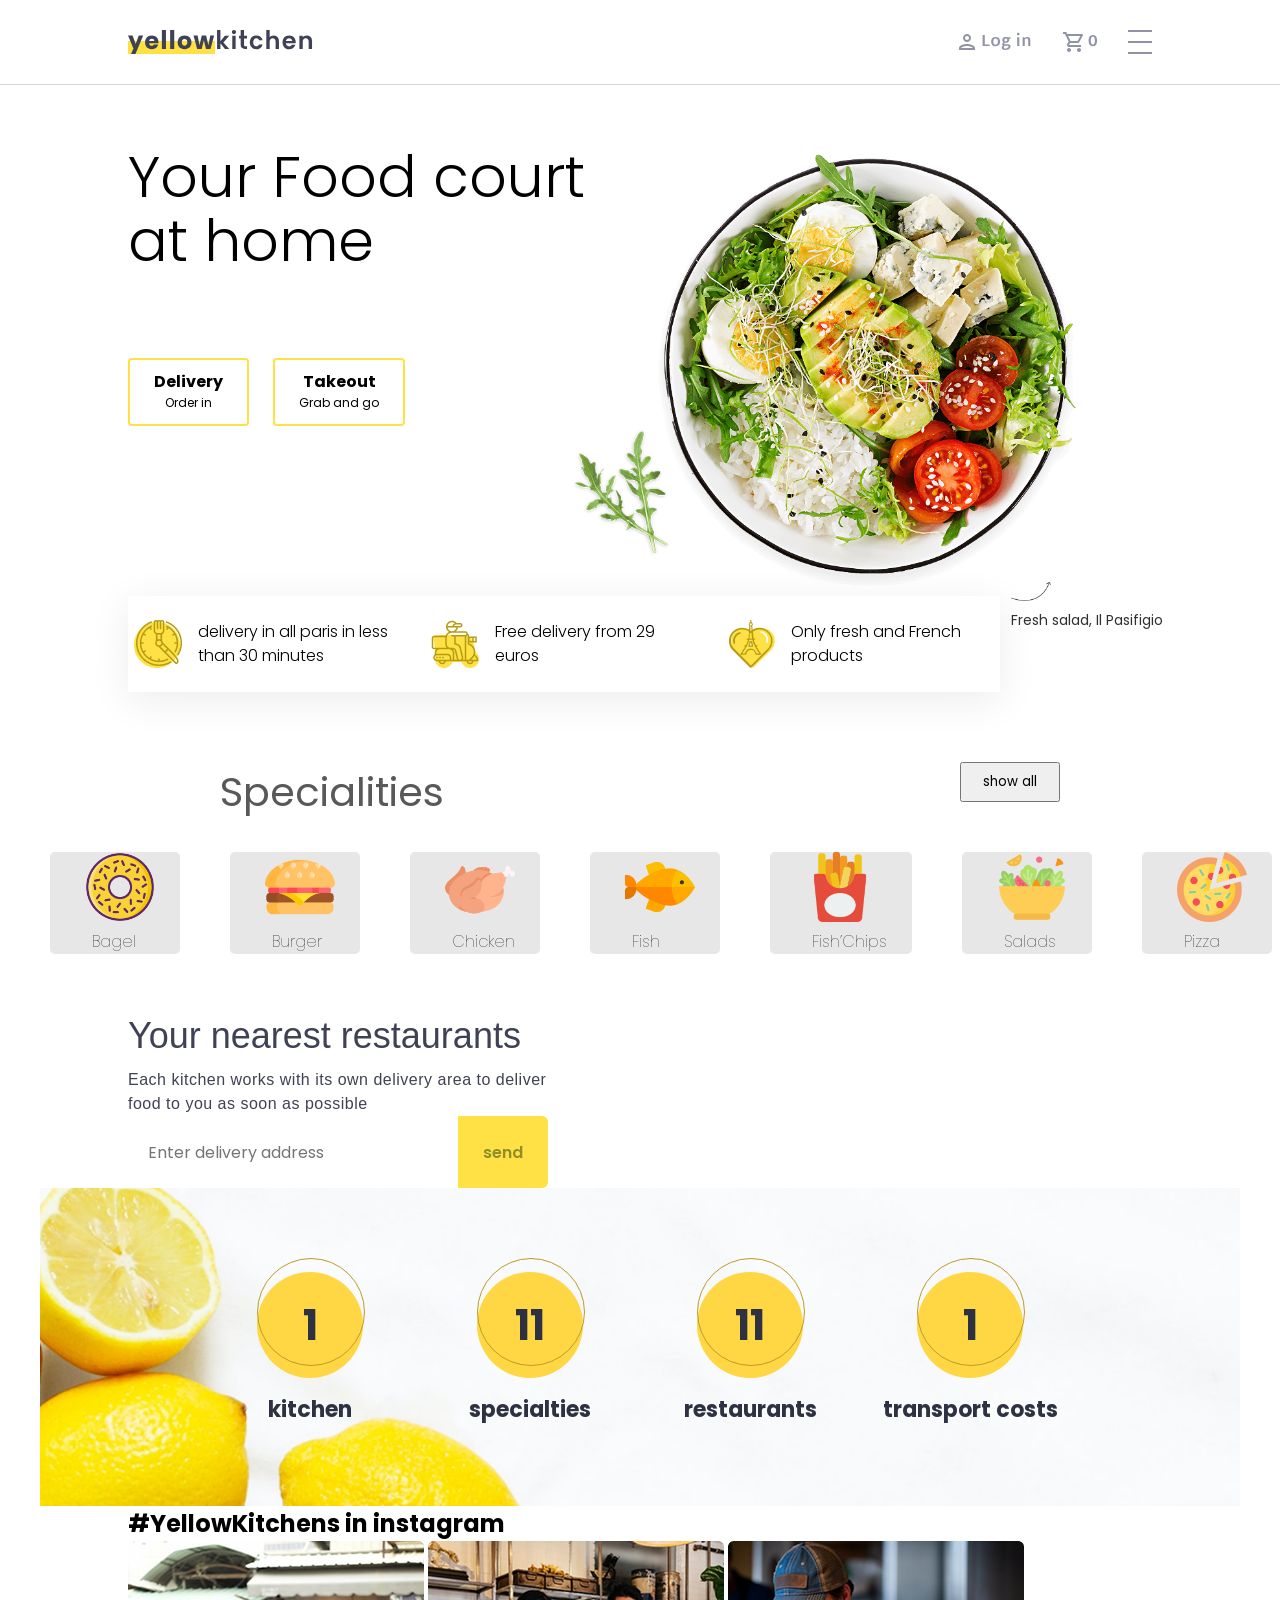
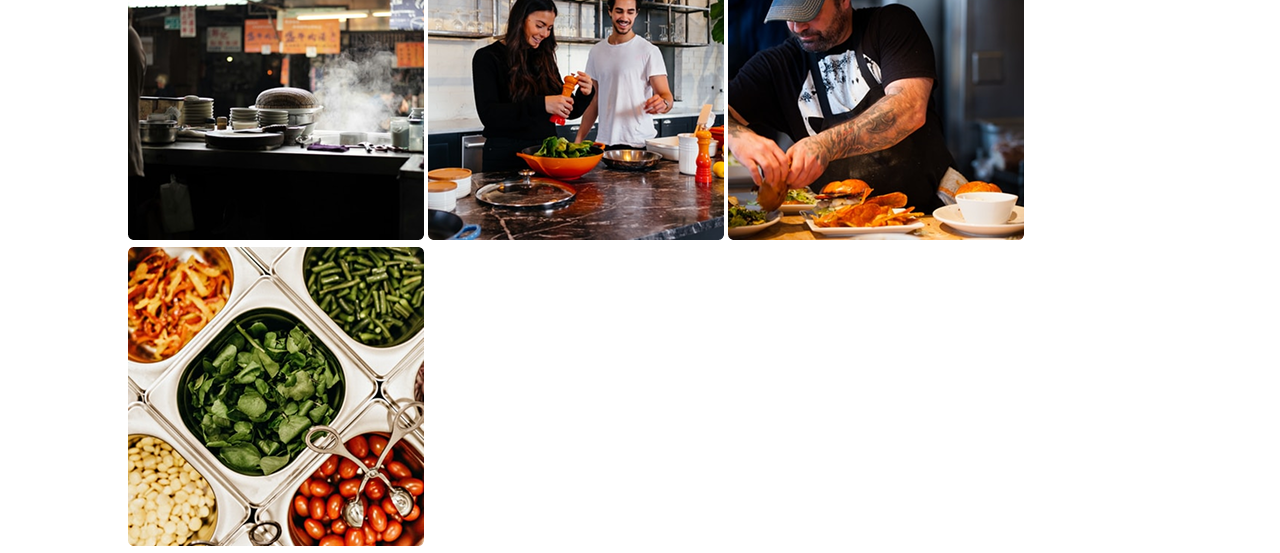
<file: index.html>
<!DOCTYPE html>
<html lang="en">
<head>
    <meta charset="UTF-8">
    <meta name="viewport" content="width=device-width, initial-scale=1.0">
    <title>Document</title>
    <link rel="stylesheet" href="./css/style.css">
    <link rel="preconnect" href="https://fonts.googleapis.com">
    <link rel="preconnect" href="https://fonts.gstatic.com" crossorigin>
    <link href="https://fonts.googleapis.com/css2?family=Poppins:ital,wght@0,100;0,200;0,300;0,400;0,500;0,600;0,700;0,800;0,900;1,100;1,200;1,300;1,400;1,500;1,600;1,700;1,800;1,900&display=swap" rel="stylesheet">
</head>
<body>
    <header class="header">
     <nav>
        <div class="container">
            <img src="./images/Logo.svg" alt="logo" class="nav_logo">
            <div class="nav_box">
                <img src="./images/log-in.svg" alt="logn" class="nav_logn">
                <img src="./images/cart.svg" alt="cart" class="nav_cart">
                <img src="./images/burger.svg" alt="menu" class="nav_burger" id="nav_burger" onclick="openMenu()">
                <img src="./images/exit.svg" alt="exit" id="nav_exit" onclick="exitMenu()">
            </div>
        </container>
     </nav>
    </header>
  <main>
     <div class="hero">
        <div class="container">
        <div class="hero-info">
            <div class="hero-card">
           <div class="hero-left">
            <h1 class="hero-title">Your Food court at home</h1>
            <div class="hero-btns">
                <button class="hero-btn">Delivery <br> <span class="hero-span">Order in</span> </button>
                <button class="hero-btn">Takeout  <br> <span class="hero-span">Grab and go</span> </button>
                
            </div>
           </div>
           <div class="hero-right">
           <img class="hero-taom" src="./images/hero_taom.png" alt="rasm  ">
            <span class="hero-spans">
                <img class="hero-flower" src="./images/hero_flower.png" alt="rasm">
                <span class="right-span"><img class="hero-arrow" src="./images/hero_arrow.png" alt="rasm"> <br> Fresh salad, Il Pasifigio</span>
            </span>
           </div>
          </div>
          <ul class="hero-list">
            <li class="hero-item">
                <img src="./images/hero_list1.png" alt="rasm">
                <p class="hero-text">delivery in all paris in less than 30 minutes</p>
            </li>
            <li class="hero-item">
                <img src="./images/hero_list2.png" alt="rasm">
                <p class="hero-text">Free delivery from 29 euros</p>
            </li>
            <li class="hero-item">
                <img src="./images/hero_list3.png" alt="rasm">
                <p class="hero-text">Only fresh and French products</p>
            </li>
            
          </ul>
     </div>
    </div>
    </div>

     <!-- Specialities part of project -->

    <div class="specialities">
        <p class="f-specialities">Specialities</p>
        <button class="btn-showall">show all</button>
    </div>

    <div class="menu">
        <div class="first-menu">
            <div class="menu-fonts">
                <img class="img-bagel" src="./images/bagel.png" alt="">
                <p class="f-bagel">Bagel</p>
            </div>
        </div>
             <div class="first-menu">
             <div class="menu-fonts">
                <img class="img-bagel" src="./images/cheeseburger.png" alt="">
                <p class="f-bagel">Burger</p>
            </div>
            </div>
         <div class="first-menu">
            <div class="menu-fonts">
                <img class="img-bagel" src="./images/roast-chicken.png" alt="">
                <p class="f-bagel">Chicken</p>
            </div>
        </div>
         <div class="first-menu">
            <div class="menu-fonts">
                <img class="img-bagel" src="./images/fish.png" alt="alt">
                <p class="f-bagel">Fish</p>
            </div>
        </div>
        <div class="first-menu">
            <div class="menu-fonts">
                <img class="img-bagel" src="./images/fries.png" alt="alt">
                <p class="f-bagel">Fish’Chips</p>
            </div>
        </div>
          <div class="first-menu">
            <div class="menu-fonts">
                <img class="img-bagel" src="./images/salad.png" alt="alt">
                <p class="f-bagel">Salads</p>
            </div>
        </div>
          <div class="first-menu">
            <div class="menu-fonts">
                <img class="img-bagel" src="./images/pizza.png" alt="alt">
                <p class="f-bagel">Pizza</p>
            </div>
        </div>
          <div class="first-menu">
            <div class="menu-fonts">
                <img class="img-bagel" src="./images/farfalle.png" alt="alt">
                <p class="f-bagel">Pasta</p>
            </div>
        </div>
        
    </div>
             

                 
            <div class="section">
            <div class="container">
                      <div class="nearest_left">
                <h3>Your nearest restaurants</h3>
                <p>
                      Each kitchen works with its own delivery area
                     to deliver food to you as soon as possible
                  </p>
          </div>

             <form class="nearest_form">
               <input 
                type="text"
                placeholder="Enter delivery address"
               >
                  <button>send</button>
             </form>
            </div>
           </div>
               



                



    <section class="section_theare">
        <div class="container">

            <div class="section_theare_cards">
                <div class="card">
                    <ul>
                        <span>
                            <p>1</p>
                        </span>
                    </ul>
                    <h1>kitchen</h1>
                </div>
                <div class="card">
                    <ul>
                        <span>
                            <p>11</p>
                        </span>
                    </ul>
                    <h1>specialties</h1>
                </div>
                <div class="card">
                    <ul>
                        <span>
                            <p>11</p>
                        </span>
                    </ul>
                    <h1>restaurants</h1>
                </div>
                <div class="card">
                    <ul>
                        <span>
                            <p>1</p>
                        </span>
                    </ul>
                    <h1>transport costs</h1>
                </div>
            </div>
        </div>
        </section>



        <section class="section-songi-qism">
            <div class="container">
                <div class="section-container">
                    <h2>#YellowKitchens <span> in instagram</span></h2>
                    <div class="rasmlar">
                        <img src="./images/kuxniya.png" alt="">
                        <img src="./images/oshpazlar.png" alt="">
                        <img src="./images/tayorlov.png" alt="">
                        <img src="./images/taomlar.png" alt="">
                    </div>
                </div>
            </div>
        </section>



     
  </main>


 
    <div class="nav_menu" id="nav_menu">
        <a class="nav_menu_box" href="#"><img class="tel_svg" src="./images/tel.svg" alt="">0800 111 126</a>
        <h6>8:00 - 22:00</h6>
        <div class="nav_menu_list">
            <a href="" class="nav_menu_item">Delivery info</a>
            <a href="" class="nav_menu_item">About us</a>
            <a href="" class="nav_menu_item">Restaurants</a>
            <a href="" class="nav_menu_item">Specialities</a>
        </div>

        <select name="" id="" class="nav_menu_select">
            <option value="en">English</option>
            <option value="uz">Uzbek</option>
            <option value="ru">Russian</option>
        </select>

           <img src="./images/log-in.svg" alt="logn" class="nav_menu_logn">
                <img src="./images/cart.svg" alt="cart" class="nav_menu_cart">
  </div>
 

    <script src="./main.js"></script>
</body>
</html>
</file>
<file: css/style.css>
*{
    padding: 0;
    margin: 0;
    box-sizing: border-box;
    text-decoration: none;
    list-style: none;
     font-family: "Poppins", sans-serif;
}

.container{
    width: 80%;
    max-width: 1200px;
    margin: 0 auto;
}

nav{
    width: 100%;
     border-bottom: 1px solid #D4D7E5;
}

nav .container{
    display: flex;
    align-items: center;
    justify-content: space-between;
    padding: 30px 0;
   
}

.nav_box{
    display: flex;
    align-items: center;
    gap: 30px;
}

#nav_exit{
    display: none;
}

.nav_menu{
    position: fixed;
    width: 300px;
    height: 100vh;
    background-color: #f8f8f87c;
    top: 0;
    right: 0;
    z-index: 10;
    margin-top: 84px;
    backdrop-filter: blur(10px);
    border-left: #D4D7E5 solid 2px;
    padding: 30px;
    gap: 20px;
    display: none;
}

.nav_menu_box{
    display: flex;
    align-items: center;
    gap: 30px;
    color: #9093A6;
}

.tel_svg{
    height: 30px;
}

.nav_menu h6{
    color: #9093A6;
    margin-top: 10px;
    margin-left: 40px;
}

.nav_menu_list{
    display: flex;
    flex-direction: column;
    margin: 50px 0;
}

.nav_menu_item{
    padding: 20px;
    color: #9093A6;
    border-top: 1px solid #F2F4FA;
    border-bottom: 1px solid #F2F4FA;
    border-radius: 10px;
    transition: all 0.3s;
}

.nav_menu_item:hover{
    color: white;
    background-color: #c4d0f5;
}

.nav_menu_select{
    width: 70px;
    height: 28px;
    border: solid 1px #9093A6;
     color: #9093A6;
    padding: 5px;
    text-align: center;
    margin-left: 50%;
    border-radius: 4px;
}

.nav_menu_select option{
        color: #9093A6;
    font-size: 700;
}

.nav_menu_logn, .nav_menu_cart{
    margin: 30px;
    display: none;
}

.hero-info{
    padding: 60px 0;
}
.hero-card{
  display: flex;
  align-items: start;
  justify-content: space-between;
}
.hero-left{
    max-width: 45%;
    flex: 1;
}
.hero-title{
    max-width: 534px;
    font-weight: 300;
    font-size: 58px;
    line-height: 64px;
    letter-spacing: 5%;
    margin-bottom: 85px;
}
.hero-btns{
    display: flex;
    align-items: center;
    gap: 24px;
}
.hero-btn{
    max-height: 150px;
   display: inline-block;
    text-align: center;
    padding: 12px 24px;
    border: 2px solid #FFE145;
    border-radius: 4px;
    font-weight: 700;
    font-size: 16px;
    line-height: 20px;
    letter-spacing: 0.5%;
    background: none;
    transition: all 0.3s ease-in-out;
    &:hover{
        transform: scale(0.9);
        background: #FFE145;
        color: #fff;
    }
}
.hero-span{
    font-weight: 400;
    font-size: 12px;
    line-height: 16px;
}
.hero-right{
    max-width: 55%;
    flex: 1;
    position: relative;
}
.hero-taom{
   margin: 0 auto;
    width: 80%; 
    display: block;
}
.hero-flower{
    position: absolute;
    top: 60%;
    left: -6%;
    z-index: 1;
    width: 150px;
}

.right-span {
     position: absolute;
    bottom: -8%;
    right: -2%;
    z-index: 2;
    color: #313030;
    font-weight: 400;
    font-size: 14px;
    line-height: 24px; 
}
.hero-arrow{
    width: 40px;
}
.hero-list{
    max-width: 872px;
    box-shadow: 0px 8px 40px 0px #00000014;
    background: #FFFFFF;
    padding: 24px 6px;
    display: grid;
    grid-template-columns: repeat(3, 1fr);
    gap: 30px;
}
.hero-item{
    max-width: 100%;
    display: flex;
    align-items: center;
    gap: 16px;
}
.hero-text{
    font-weight: 300;
    font-size: 16px;
    line-height: 24px;
    letter-spacing: 0.5%;
}
.section_theare {
    width: 100%;
    max-width: 1200px;
    margin: 0 auto;
  padding: 80px 0;
  background-image:url(../images/bg.png) ;
  background-size: cover;
  font-family: 'Poppins', sans-serif;
}

.section_theare .container {
  max-width: 1200px;
  margin: 0 auto;
  padding: 0 15px;
}

.section_theare_cards {
  display: flex;
  justify-content: center;
  align-items: flex-start;
  gap: 40px;
  flex-wrap: wrap; 
}

.section_theare .card {
  display: flex;
  flex-direction: column;
  align-items: center;
  width: 180px;
  text-align: center;
  z-index: 0;
}

.section_theare .card ul {
  list-style: none;
  padding: 0;
  margin: 0 0 15px 0;
  position: relative;
  width: 110px;
  height: 110px;
}

.section_theare .card ul::before {
  content: '';
  position: absolute;
  top: -10px; 
  left: 2px;
  width: 106px;
  height: 106px;
  border: 1px solid #bc9c22; 
  border-radius: 50%;
  z-index: 1;
}

.section_theare .card ul span {
  position: absolute;
  bottom: 0;
  left: 2px;
  display: flex;
  align-items: center;
  justify-content: center;
  width: 106px;
  height: 106px;
  background-color: #ffd643;
  border-radius: 50%;
  z-index: 0; 
}

.section_theare .card ul span p {
  margin: 0;
  font-size: 42px;
  font-weight: 700;
  color: #2d3142; 
}

.section_theare .card h1 {
  font-size: 22px;
  color: #2d3142;
  font-weight: 700;
  margin: 0;
  white-space: nowrap; 
}
.location{
        width: 80%;
        margin: 0 auto;
        padding: 50px 20px;
}
.location img{
    width: 1260px;
        height: 500px;
        top: 2401px;
        left: 91px;
}



@media (max-width: 992px) {
  .section_theare {
    padding: 60px 0;
  }
  .section_theare_cards {
    gap: 30px; 
  }
}

@media (max-width: 768px) {
  .section_theare .card {
    width: 150px; 
  }
  
  .section_theare .card ul {
    width: 90px;
    height: 90px;
  }

  .section_theare .card ul::before {
    width: 86px;
    height: 86px;
    top: -8px;
  }

  .section_theare .card ul span {
    width: 86px;
    height: 86px;
  }

  .section_theare .card ul span p {
    font-size: 32px;
  }

  .section_theare .card h1 {
    font-size: 18px;
  }
}

@media (max-width: 480px) {
  .section_theare {
    padding: 40px 0;
  }
  .section_theare_cards {
    flex-direction: column; 
    align-items: center;
    gap: 35px;
  }
}

@media (max-width: 992px) {
    .hero-card {
        flex-direction: column-reverse;
        align-items: center;
        text-align: center;
    }
    .hero-left, .hero-right {
        max-width: 100%;
        width: 100%;
    }
    .hero-right{
        margin-bottom: 40px;
    }
    .hero-title {
        margin: 0 auto 30px auto;
        font-size: 35px;
        line-height: 45px;
    }
    .hero-btns{
        margin-bottom: 30px;
    }
    .hero-list {
        grid-template-columns: 1fr;
        padding: 20px;
    }
}

@media (max-width: 767px) {
    .hero-list {
        grid-template-columns: 1fr; 
        gap: 15px;
    }
    .hero-taom {
        width: 80%; 
    }
}

@media (max-width: 576px) {
   
    .nav_menu_logn, .nav_menu_cart{
        display: block;
    }

    .nav_logn, .nav_cart{
        display: none;
    }

    .hero-info{
        padding: 20px 0;
    }
    .hero-title {
        font-size: 28px;
        line-height: 35px;
        margin-bottom: 20px;
    }
    .hero-flower{
        width: 80px;
    }
    .hero-arrow{
        width: 19px;
    }
    .right-span {
        font-size: 10px;
         right: -6%;
    }
     .hero-btns {
        gap: 15px;
        width: 100%;
        display: flex;
        align-items: center;
        margin-bottom: 30px;
    }
    .hero-btn {
        width: 50%;
        padding: 10px 15px;
        font-size: 14px;
    }
    .hero-text{
        font-size: 13px;
        line-height: 17px;
    }
}
.specialities{
    display: flex;
    justify-content: space-between;
    margin-right: 170px;
    margin-left: 170px;
    margin-top: 10px;
}
.f-specialities{
    margin-left: 50px;
    font-size: 40px;
    color: rgb(89, 89, 89);
}
.btn-showall{
    height: 40px;
    width: 100px;
    margin-right: 50px;
    color: black;
}
.btn-showall:hover{
    background-color: rgb(233, 233, 0);
    color: white;
    border: none;
    border-radius: 5px;
}
.img-bagel{
    width: 70px;
    margin-bottom: 0;
    margin-left: 35px;
}   
.f-bagel{
    font-weight: lighter;
    margin-left: 42px;  
    margin-top: 0;
}
.menu{
    display: flex;
    margin-top: 30px;
    justify-content: space-around;
    margin-right: 20px;
    margin-bottom: 50px;
    animation: slide 10s linear infinite;
}
@keyframes slide {
  from {
    transform: translateX(0);
  }
  to {
    transform: translateX(-100%);
  }
}   
.first-menu{
    display: flex;
    flex-direction: column;
    margin-left: 50px;
    background-color: rgb(231, 231, 231);
    border-radius: 5px;
}
.menu-fonts{
    margin-top: 0px;
    margin-right: 25px;
}






.nearest_left h3{
  width: 509px;
height: 64px;
top: 80px;
left: 172px;
opacity: 1;
font-family: sans-serif;
font-weight: 300;
font-size: 36px;
line-height: 64px;
letter-spacing: 8%;
vertical-align: middle;
color: #3F4255;
}

.nearest_left p{
 width: 424px;
height: 48px;
top: 168px;
left: 172px;
opacity: 1;
font-family: sans-serif;
font-weight: 400;
font-size: 16px;
line-height: 24px;
letter-spacing: 0.5px;
vertical-align: middle;
color: #3F4255;
}

.nearest_form{
    display: flex;
    align-items: center;
}

.nearest_form input{
    width: 330px;
    height: 72px;
    border: none;
    outline: none;
    padding: 0 20px;
    background: #FFFFFF;
    border-radius: 6px 0 0 6px;
    font-size: 16px;
}

.nearest_form button{
    width: 90px;
    height: 72px;
    border: none;
    background: #FFE145;
    color:rgb(142, 142, 43);
    font-size: 16px;
    font-weight: 600;
    border-radius: 0 6px 6px 0;
    transition: 0.3s;
}

.nearest_form button:hover{
    transform: scale(1.03);
}

@media (max-width:768px){

   

    .nearest_left h3{
        font-size: 32px;
    }

    .nearest_form{
        width: 100%;
        flex-direction: column;
        gap: 10px;
    }

    .nearest_form input,
    .nearest_form button{
        width: 100%;
        border-radius: 6px;
    }
}
</file>
